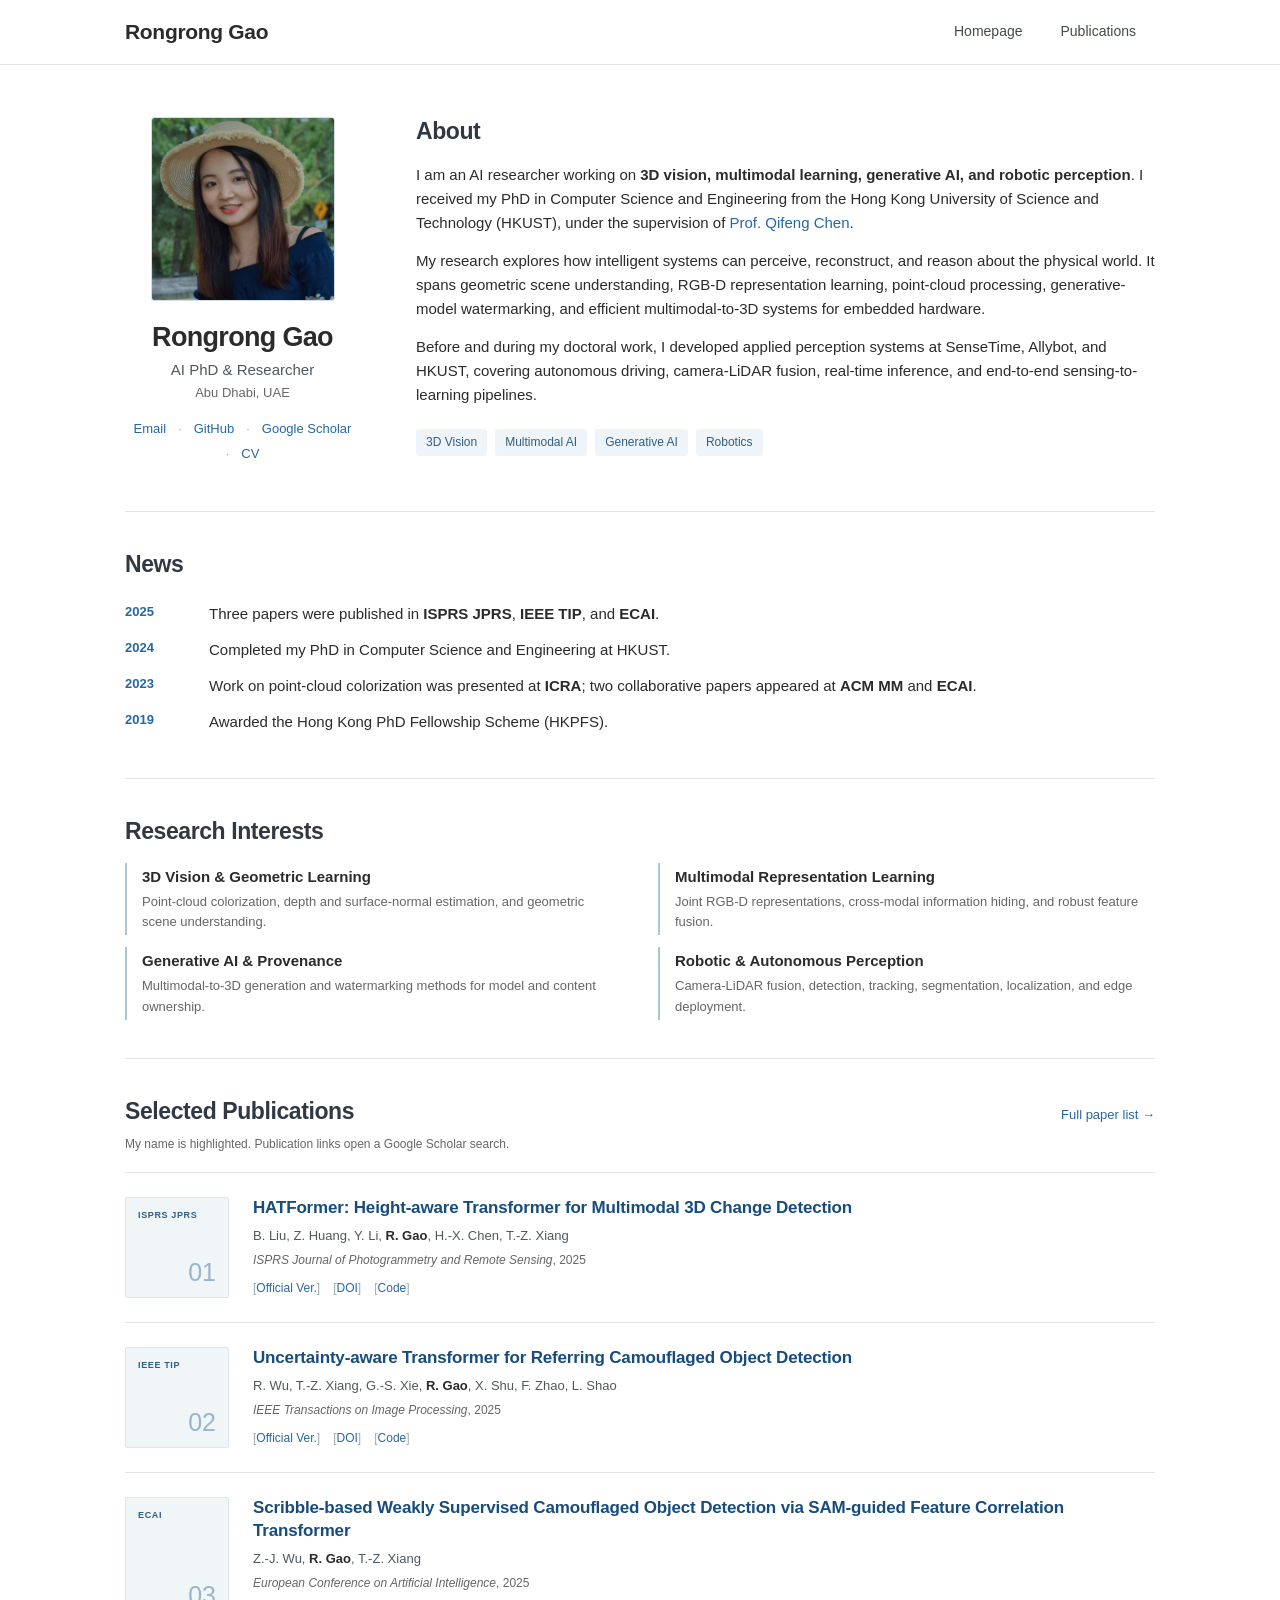
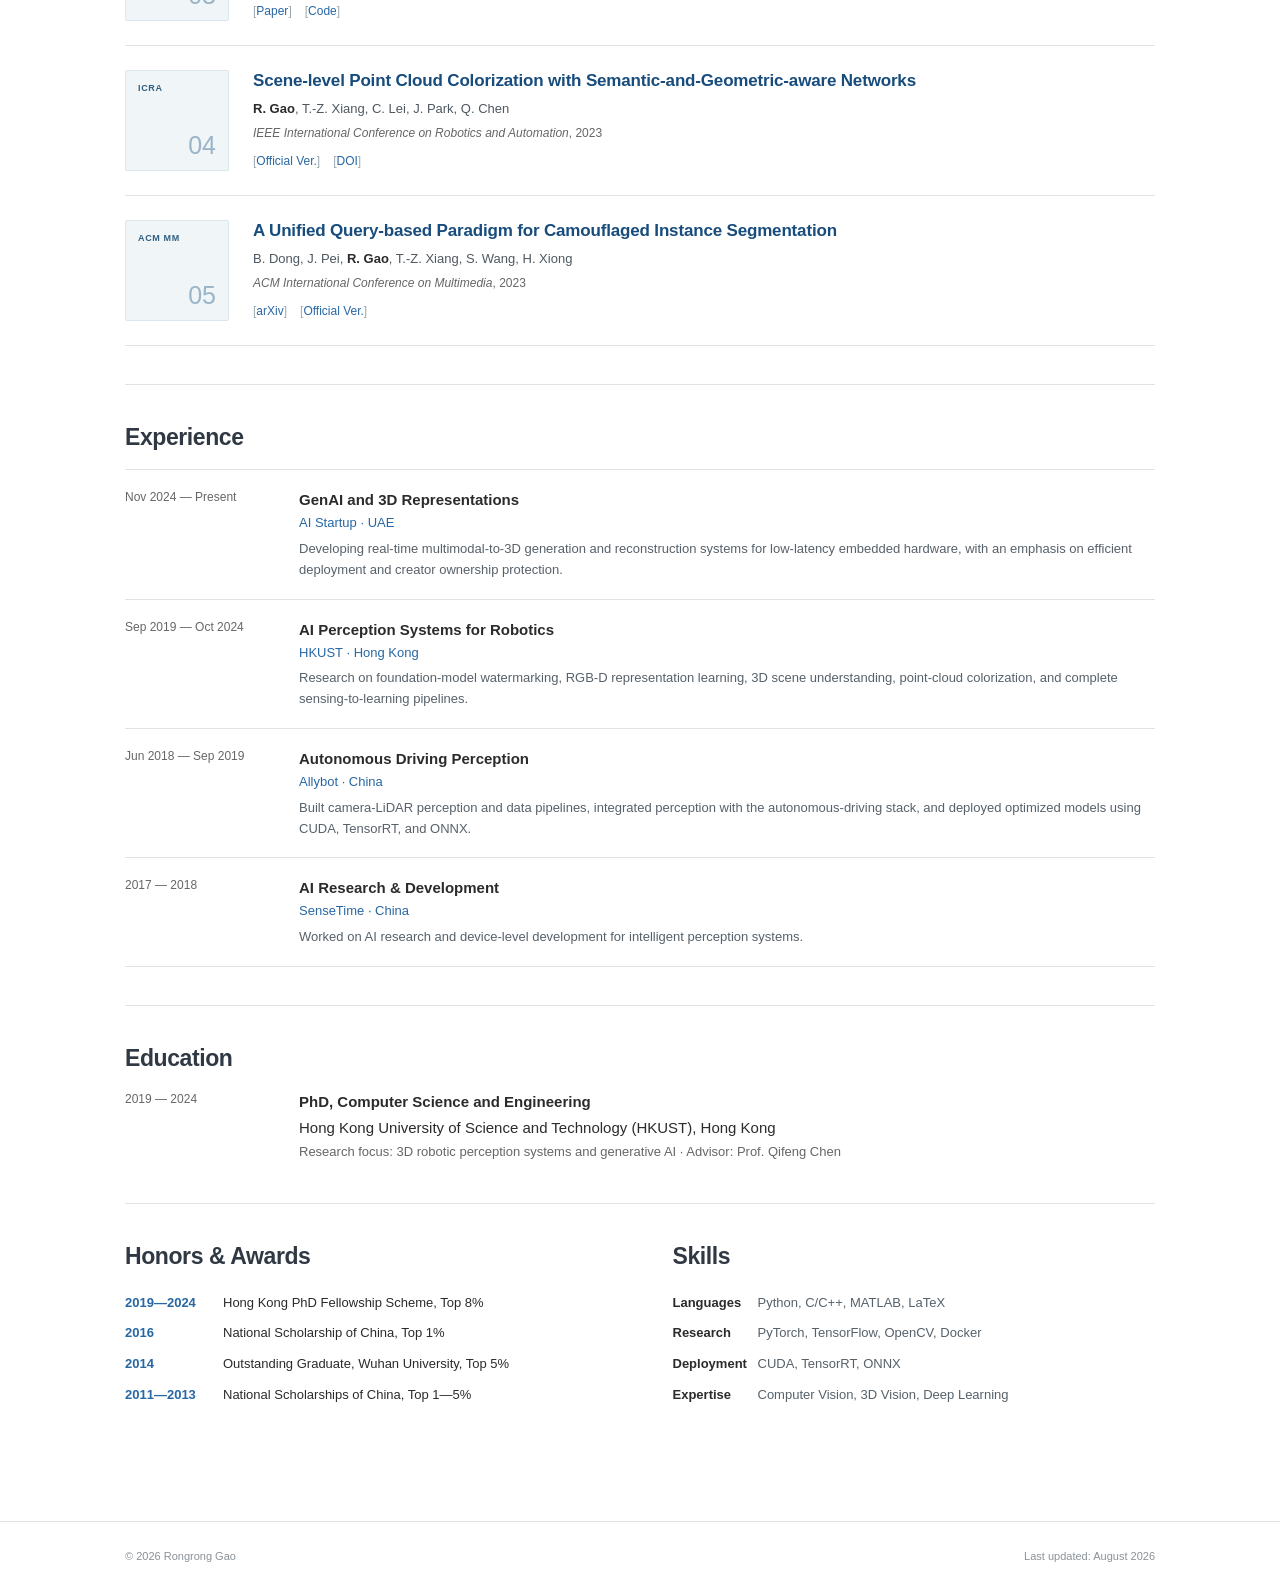
<file: docs/index.html>
<!DOCTYPE html><html lang="en"><head><meta charSet="utf-8"/><meta name="viewport" content="width=device-width, initial-scale=1"/><link rel="preload" href="./profile.png" as="image"/><link rel="stylesheet" href="./styles.css"><title>Rongrong Gao | AI Researcher</title><meta name="description" content="Rongrong Gao is an AI researcher working on 3D vision, multimodal learning, generative AI, and robotic perception."/><link rel="shortcut icon" href="./favicon.svg"/><link rel="icon" href="./favicon.svg"/>
</head><body><header class="site-header"><nav class="nav-wrap" aria-label="Primary navigation"><a class="site-name" href="./index.html">Rongrong Gao</a><div class="nav-links"><a href="./index.html">Homepage</a><a href="./publications/index.html">Publications</a></div></nav></header><main class="page-shell"><section class="intro" id="home"><aside class="profile"><img class="portrait" src="./profile.png" alt="Rongrong Gao profile" width="184" height="184"/><h1>Rongrong Gao</h1><p class="role">AI PhD &amp; Researcher</p><p class="location">Abu Dhabi, UAE</p><div class="profile-links"><a href="mailto:gaoclarie@gmail.com">Email</a><a href="https://RongrongGAO2026.github.io/" target="_blank" rel="noreferrer">GitHub</a><a href="https://scholar.google.com/scholar?q=Rongrong+Gao+HKUST" target="_blank" rel="noreferrer">Google Scholar</a><a href="./Rongrong_Gao_CV.pdf" target="_blank">CV</a></div></aside><div class="about"><h2>About</h2><p>I am an AI researcher working on <strong>3D vision, multimodal learning, generative AI, and robotic perception</strong>. I received my PhD in Computer Science and Engineering from the Hong Kong University of Science and Technology (HKUST), under the supervision of <a href="https://cqf.io" target="_blank" rel="noreferrer">Prof. Qifeng Chen</a>.</p><p>My research explores how intelligent systems can perceive, reconstruct, and reason about the physical world. It spans geometric scene understanding, RGB-D representation learning, point-cloud processing, generative-model watermarking, and efficient multimodal-to-3D systems for embedded hardware.</p><p>Before and during my doctoral work, I developed applied perception systems at SenseTime, Allybot, and HKUST, covering autonomous driving, camera-LiDAR fusion, real-time inference, and end-to-end sensing-to-learning pipelines.</p><div class="topic-line"><span>3D Vision</span><span>Multimodal AI</span><span>Generative AI</span><span>Robotics</span></div></div></section><section class="content-section" id="news"><h2>News</h2><ul class="news-list"><li><time>2025</time><span>Three papers were published in <strong>ISPRS JPRS</strong>, <strong>IEEE TIP</strong>, and <strong>ECAI</strong>.</span></li><li><time>2024</time><span>Completed my PhD in Computer Science and Engineering at HKUST.</span></li><li><time>2023</time><span>Work on point-cloud colorization was presented at <strong>ICRA</strong>; two collaborative papers appeared at <strong>ACM MM</strong> and <strong>ECAI</strong>.</span></li><li><time>2019</time><span>Awarded the Hong Kong PhD Fellowship Scheme (HKPFS).</span></li></ul></section><section class="content-section" id="research"><h2>Research Interests</h2><div class="interest-grid"><article><h3>3D Vision &amp; Geometric Learning</h3><p>Point-cloud colorization, depth and surface-normal estimation, and geometric scene understanding.</p></article><article><h3>Multimodal Representation Learning</h3><p>Joint RGB-D representations, cross-modal information hiding, and robust feature fusion.</p></article><article><h3>Generative AI &amp; Provenance</h3><p>Multimodal-to-3D generation and watermarking methods for model and content ownership.</p></article><article><h3>Robotic &amp; Autonomous Perception</h3><p>Camera-LiDAR fusion, detection, tracking, segmentation, localization, and edge deployment.</p></article></div></section><section class="content-section" id="selected-publications"><div class="section-title-row"><h2>Selected Publications</h2><a href="./publications/index.html">Full paper list →</a></div><p class="section-note">My name is highlighted. Publication links open a Google Scholar search.</p><div class="publication-list "><article class="publication"><div class="pub-marker" aria-hidden="true"><span>ISPRS JPRS</span><b>01</b></div><div class="pub-content"><h3>HATFormer: Height-aware Transformer for Multimodal 3D Change Detection</h3><p class="authors">B. Liu, Z. Huang, Y. Li, <strong>R. Gao</strong>, H.-X. Chen, T.-Z. Xiang</p><p class="venue"><em>ISPRS Journal of Photogrammetry and Remote Sensing</em>, <!-- -->2025</p><div class="pub-actions"><a href="https://www.sciencedirect.com/science/article/pii/S0924271625002485" target="_blank" rel="noreferrer">Official Ver.</a><a href="https://doi.org/10.1016/j.isprsjprs.2025.06.022" target="_blank" rel="noreferrer">DOI</a><a href="https://github.com/HATFormer/HATFormer" target="_blank" rel="noreferrer">Code</a></div></div></article><article class="publication"><div class="pub-marker" aria-hidden="true"><span>IEEE TIP</span><b>02</b></div><div class="pub-content"><h3>Uncertainty-aware Transformer for Referring Camouflaged Object Detection</h3><p class="authors">R. Wu, T.-Z. Xiang, G.-S. Xie, <strong>R. Gao</strong>, X. Shu, F. Zhao, L. Shao</p><p class="venue"><em>IEEE Transactions on Image Processing</em>, <!-- -->2025</p><div class="pub-actions"><a href="https://ieeexplore.ieee.org/document/11080234" target="_blank" rel="noreferrer">Official Ver.</a><a href="https://doi.org/10.1109/TIP.2025.3587579" target="_blank" rel="noreferrer">DOI</a><a href="https://github.com/CVL-hub/UAT" target="_blank" rel="noreferrer">Code</a></div></div></article><article class="publication"><div class="pub-marker" aria-hidden="true"><span>ECAI</span><b>03</b></div><div class="pub-content"><h3>Scribble-based Weakly Supervised Camouflaged Object Detection via SAM-guided Feature Correlation Transformer</h3><p class="authors">Z.-J. Wu, <strong>R. Gao</strong>, T.-Z. Xiang</p><p class="venue"><em>European Conference on Artificial Intelligence</em>, <!-- -->2025</p><div class="pub-actions"><a href="https://ebooks.iospress.nl/volumearticle/75733" target="_blank" rel="noreferrer">Paper</a><a href="https://github.com/farewellIamLoser/FCT-SAM-WSCOD" target="_blank" rel="noreferrer">Code</a></div></div></article><article class="publication"><div class="pub-marker" aria-hidden="true"><span>ICRA</span><b>04</b></div><div class="pub-content"><h3>Scene-level Point Cloud Colorization with Semantic-and-Geometric-aware Networks</h3><p class="authors"><strong>R. Gao</strong>, T.-Z. Xiang, C. Lei, J. Park, Q. Chen</p><p class="venue"><em>IEEE International Conference on Robotics and Automation</em>, <!-- -->2023</p><div class="pub-actions"><a href="https://ieeexplore.ieee.org/document/10161469" target="_blank" rel="noreferrer">Official Ver.</a><a href="https://doi.org/10.1109/ICRA48891.2023.10161469" target="_blank" rel="noreferrer">DOI</a></div></div></article><article class="publication"><div class="pub-marker" aria-hidden="true"><span>ACM MM</span><b>05</b></div><div class="pub-content"><h3>A Unified Query-based Paradigm for Camouflaged Instance Segmentation</h3><p class="authors">B. Dong, J. Pei, <strong>R. Gao</strong>, T.-Z. Xiang, S. Wang, H. Xiong</p><p class="venue"><em>ACM International Conference on Multimedia</em>, <!-- -->2023</p><div class="pub-actions"><a href="https://arxiv.org/abs/2308.07392" target="_blank" rel="noreferrer">arXiv</a><a href="https://doi.org/10.1145/3581783.3612185" target="_blank" rel="noreferrer">Official Ver.</a></div></div></article></div></section><section class="content-section" id="experience"><h2>Experience</h2><div class="timeline"><article><time>Nov 2024 — Present</time><div><h3>GenAI and 3D Representations</h3><p class="org">AI Startup · UAE</p><p>Developing real-time multimodal-to-3D generation and reconstruction systems for low-latency embedded hardware, with an emphasis on efficient deployment and creator ownership protection.</p></div></article><article><time>Sep 2019 — Oct 2024</time><div><h3>AI Perception Systems for Robotics</h3><p class="org">HKUST · Hong Kong</p><p>Research on foundation-model watermarking, RGB-D representation learning, 3D scene understanding, point-cloud colorization, and complete sensing-to-learning pipelines.</p></div></article><article><time>Jun 2018 — Sep 2019</time><div><h3>Autonomous Driving Perception</h3><p class="org">Allybot · China</p><p>Built camera-LiDAR perception and data pipelines, integrated perception with the autonomous-driving stack, and deployed optimized models using CUDA, TensorRT, and ONNX.</p></div></article><article><time>2017 — 2018</time><div><h3>AI Research &amp; Development</h3><p class="org">SenseTime · China</p><p>Worked on AI research and device-level development for intelligent perception systems.</p></div></article></div></section><section class="content-section" id="education"><h2>Education</h2><div class="education-row"><time>2019 — 2024</time><div><h3>PhD, Computer Science and Engineering</h3><p>Hong Kong University of Science and Technology (HKUST), Hong Kong</p><p class="subtle">Research focus: 3D robotic perception systems and generative AI · Advisor: Prof. Qifeng Chen</p></div></div></section><section class="content-section two-column-section" id="honors"><div><h2>Honors &amp; Awards</h2><ul class="compact-list"><li><time>2019—2024</time><span>Hong Kong PhD Fellowship Scheme, Top 8%</span></li><li><time>2016</time><span>National Scholarship of China, Top 1%</span></li><li><time>2014</time><span>Outstanding Graduate, Wuhan University, Top 5%</span></li><li><time>2011—2013</time><span>National Scholarships of China, Top 1—5%</span></li></ul></div><div><h2>Skills</h2><dl class="skills-list"><div><dt>Languages</dt><dd>Python, C/C++, MATLAB, LaTeX</dd></div><div><dt>Research</dt><dd>PyTorch, TensorFlow, OpenCV, Docker</dd></div><div><dt>Deployment</dt><dd>CUDA, TensorRT, ONNX</dd></div><div><dt>Expertise</dt><dd>Computer Vision, 3D Vision, Deep Learning</dd></div></dl></div></section></main><footer class="site-footer"><div><span>© <!-- -->2026<!-- --> Rongrong Gao</span><span>Last updated: August 2026</span></div></footer></body></html>
</file>
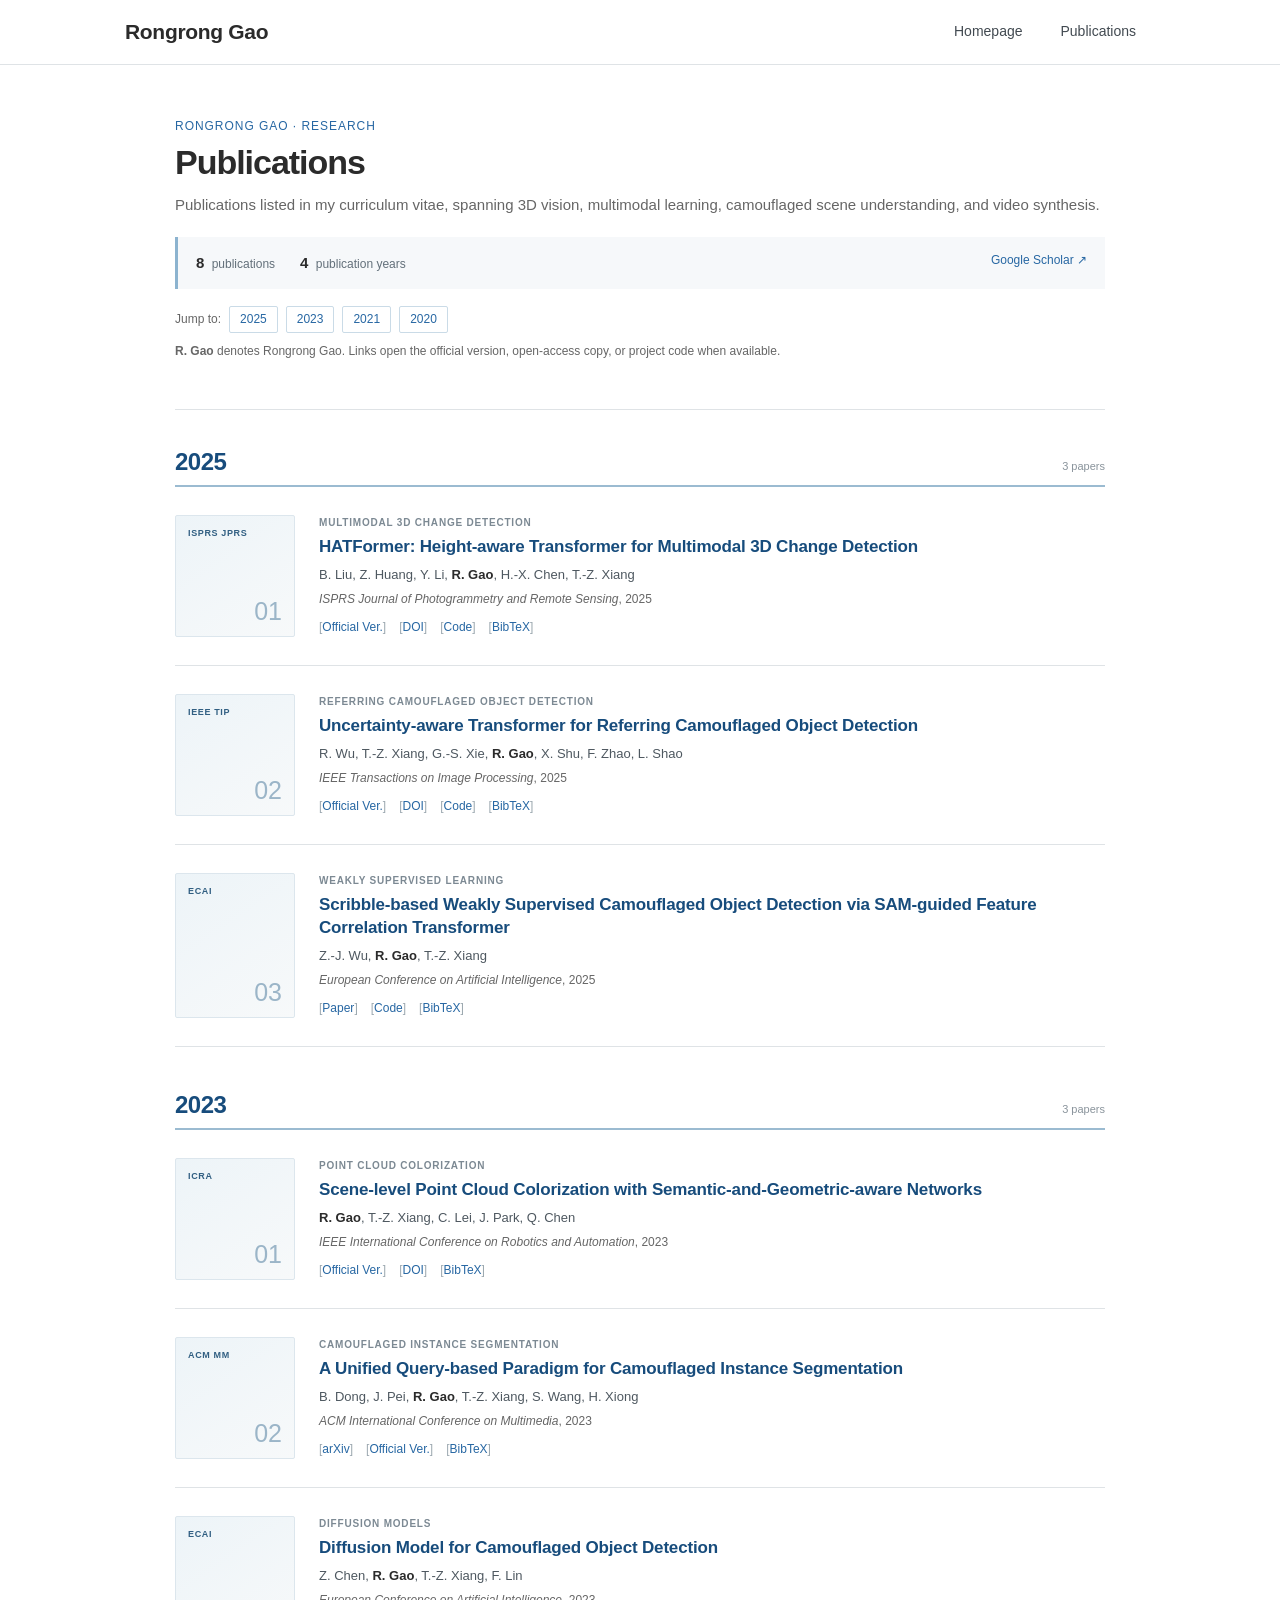
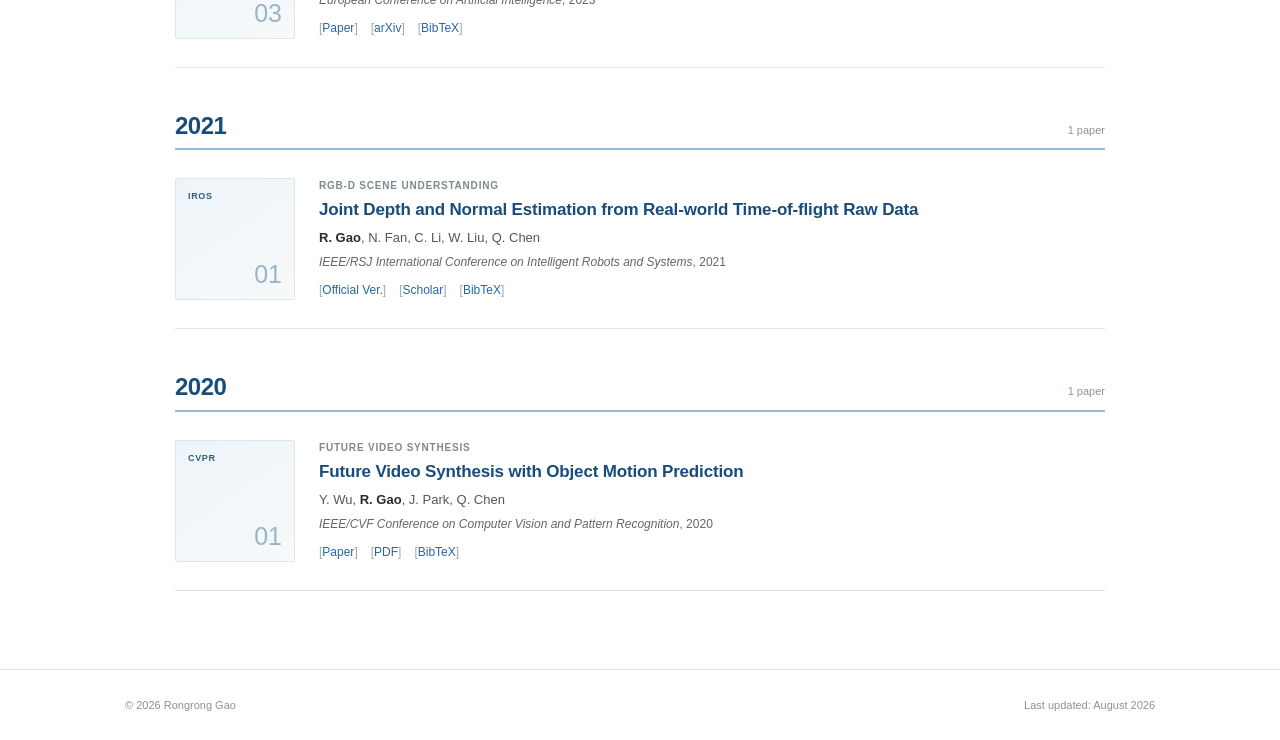
<file: docs/publications/index.html>
<!DOCTYPE html><html lang="en"><head><meta charSet="utf-8"/><meta name="viewport" content="width=device-width, initial-scale=1"/><link rel="stylesheet" href="../styles.css"><title>Publications | Rongrong Gao</title><meta name="description" content="Publications by Rongrong Gao in 3D vision, multimodal learning, computer vision, and robotic perception."/><link rel="shortcut icon" href="../favicon.svg"/><link rel="icon" href="../favicon.svg"/>
</head><body><header class="site-header"><nav class="nav-wrap" aria-label="Primary navigation"><a class="site-name" href="../index.html">Rongrong Gao</a><div class="nav-links"><a href="../index.html">Homepage</a><a href="./index.html">Publications</a></div></nav></header><main class="page-shell publications-page"><header class="page-intro publications-intro"><p class="eyebrow">Rongrong Gao · Research</p><h1>Publications</h1><p>Publications listed in my curriculum vitae, spanning 3D vision, multimodal learning, camouflaged scene understanding, and video synthesis.</p><div class="publication-summary"><span><strong>8</strong> publications</span><span><strong>4</strong> publication years</span><a href="https://scholar.google.com/scholar?q=Rongrong+Gao+HKUST" target="_blank" rel="noreferrer">Google Scholar ↗</a></div><nav class="year-nav" aria-label="Publication years"><span>Jump to:</span><a href="#year-2025">2025</a><a href="#year-2023">2023</a><a href="#year-2021">2021</a><a href="#year-2020">2020</a></nav><p class="section-note"><strong>R. Gao</strong> denotes Rongrong Gao. Links open the official version, open-access copy, or project code when available.</p></header><section class="year-group" id="year-2025"><div class="year-heading"><h2>2025</h2><span>3<!-- --> paper<!-- -->s</span></div><div class="publication-list publication-list-detailed"><article class="publication"><div class="pub-marker" aria-hidden="true"><span>ISPRS JPRS</span><b>01</b></div><div class="pub-content"><p class="pub-topic">Multimodal 3D Change Detection</p><h3>HATFormer: Height-aware Transformer for Multimodal 3D Change Detection</h3><p class="authors">B. Liu, Z. Huang, Y. Li, <strong>R. Gao</strong>, H.-X. Chen, T.-Z. Xiang</p><p class="venue"><em>ISPRS Journal of Photogrammetry and Remote Sensing</em>, <!-- -->2025</p><div class="pub-actions"><a href="https://www.sciencedirect.com/science/article/pii/S0924271625002485" target="_blank" rel="noreferrer">Official Ver.</a><a href="https://doi.org/10.1016/j.isprsjprs.2025.06.022" target="_blank" rel="noreferrer">DOI</a><a href="https://github.com/HATFormer/HATFormer" target="_blank" rel="noreferrer">Code</a><details><summary>BibTeX</summary><pre>@article{liu2025hatformer,
  title={HATFormer: Height-aware Transformer for Multimodal 3D Change Detection},
  author={Liu, Biyuan and Huang, Zhou and Li, Yanxi and Gao, Rongrong and Chen, Huai-Xin and Xiang, Tian-Zhu},
  journal={ISPRS Journal of Photogrammetry and Remote Sensing},
  volume={228}, pages={340--355}, year={2025}
}</pre></details></div></div></article><article class="publication"><div class="pub-marker" aria-hidden="true"><span>IEEE TIP</span><b>02</b></div><div class="pub-content"><p class="pub-topic">Referring Camouflaged Object Detection</p><h3>Uncertainty-aware Transformer for Referring Camouflaged Object Detection</h3><p class="authors">R. Wu, T.-Z. Xiang, G.-S. Xie, <strong>R. Gao</strong>, X. Shu, F. Zhao, L. Shao</p><p class="venue"><em>IEEE Transactions on Image Processing</em>, <!-- -->2025</p><div class="pub-actions"><a href="https://ieeexplore.ieee.org/document/11080234" target="_blank" rel="noreferrer">Official Ver.</a><a href="https://doi.org/10.1109/TIP.2025.3587579" target="_blank" rel="noreferrer">DOI</a><a href="https://github.com/CVL-hub/UAT" target="_blank" rel="noreferrer">Code</a><details><summary>BibTeX</summary><pre>@article{wu2025uncertainty,
  title={Uncertainty-aware Transformer for Referring Camouflaged Object Detection},
  author={Wu, Ranwan and Xiang, Tian-Zhu and Xie, Guo-Sen and Gao, Rongrong and Shu, Xiangbo and Zhao, Fang and Shao, Ling},
  journal={IEEE Transactions on Image Processing},
  volume={34}, pages={5341--5354}, year={2025}
}</pre></details></div></div></article><article class="publication"><div class="pub-marker" aria-hidden="true"><span>ECAI</span><b>03</b></div><div class="pub-content"><p class="pub-topic">Weakly Supervised Learning</p><h3>Scribble-based Weakly Supervised Camouflaged Object Detection via SAM-guided Feature Correlation Transformer</h3><p class="authors">Z.-J. Wu, <strong>R. Gao</strong>, T.-Z. Xiang</p><p class="venue"><em>European Conference on Artificial Intelligence</em>, <!-- -->2025</p><div class="pub-actions"><a href="https://ebooks.iospress.nl/volumearticle/75733" target="_blank" rel="noreferrer">Paper</a><a href="https://github.com/farewellIamLoser/FCT-SAM-WSCOD" target="_blank" rel="noreferrer">Code</a><details><summary>BibTeX</summary><pre>@inproceedings{wu2025scribble,
  title={Scribble-based Weakly Supervised Camouflaged Object Detection via SAM-guided Feature Correlation Transformer},
  author={Wu, Zi-Jie and Gao, Rongrong and Xiang, Tian-Zhu},
  booktitle={European Conference on Artificial Intelligence},
  year={2025}
}</pre></details></div></div></article></div></section><section class="year-group" id="year-2023"><div class="year-heading"><h2>2023</h2><span>3<!-- --> paper<!-- -->s</span></div><div class="publication-list publication-list-detailed"><article class="publication"><div class="pub-marker" aria-hidden="true"><span>ICRA</span><b>01</b></div><div class="pub-content"><p class="pub-topic">Point Cloud Colorization</p><h3>Scene-level Point Cloud Colorization with Semantic-and-Geometric-aware Networks</h3><p class="authors"><strong>R. Gao</strong>, T.-Z. Xiang, C. Lei, J. Park, Q. Chen</p><p class="venue"><em>IEEE International Conference on Robotics and Automation</em>, <!-- -->2023</p><div class="pub-actions"><a href="https://ieeexplore.ieee.org/document/10161469" target="_blank" rel="noreferrer">Official Ver.</a><a href="https://doi.org/10.1109/ICRA48891.2023.10161469" target="_blank" rel="noreferrer">DOI</a><details><summary>BibTeX</summary><pre>@inproceedings{gao2023scene,
  title={Scene-level Point Cloud Colorization with Semantic-and-Geometric-aware Networks},
  author={Gao, Rongrong and Xiang, Tian-Zhu and Lei, Chenyang and Park, Jaesik and Chen, Qifeng},
  booktitle={IEEE International Conference on Robotics and Automation},
  pages={2818--2824}, year={2023}
}</pre></details></div></div></article><article class="publication"><div class="pub-marker" aria-hidden="true"><span>ACM MM</span><b>02</b></div><div class="pub-content"><p class="pub-topic">Camouflaged Instance Segmentation</p><h3>A Unified Query-based Paradigm for Camouflaged Instance Segmentation</h3><p class="authors">B. Dong, J. Pei, <strong>R. Gao</strong>, T.-Z. Xiang, S. Wang, H. Xiong</p><p class="venue"><em>ACM International Conference on Multimedia</em>, <!-- -->2023</p><div class="pub-actions"><a href="https://arxiv.org/abs/2308.07392" target="_blank" rel="noreferrer">arXiv</a><a href="https://doi.org/10.1145/3581783.3612185" target="_blank" rel="noreferrer">Official Ver.</a><details><summary>BibTeX</summary><pre>@inproceedings{dong2023unified,
  title={A Unified Query-based Paradigm for Camouflaged Instance Segmentation},
  author={Dong, Bo and Pei, Jialun and Gao, Rongrong and Xiang, Tian-Zhu and Wang, Shuo and Xiong, Huan},
  booktitle={ACM International Conference on Multimedia},
  pages={2131--2138}, year={2023}
}</pre></details></div></div></article><article class="publication"><div class="pub-marker" aria-hidden="true"><span>ECAI</span><b>03</b></div><div class="pub-content"><p class="pub-topic">Diffusion Models</p><h3>Diffusion Model for Camouflaged Object Detection</h3><p class="authors">Z. Chen, <strong>R. Gao</strong>, T.-Z. Xiang, F. Lin</p><p class="venue"><em>European Conference on Artificial Intelligence</em>, <!-- -->2023</p><div class="pub-actions"><a href="https://ebooks.iospress.nl/doi/10.3233/FAIA230302" target="_blank" rel="noreferrer">Paper</a><a href="https://arxiv.org/abs/2308.00303" target="_blank" rel="noreferrer">arXiv</a><details><summary>BibTeX</summary><pre>@inproceedings{chen2023diffusion,
  title={Diffusion Model for Camouflaged Object Detection},
  author={Chen, Zhennan and Gao, Rongrong and Xiang, Tian-Zhu and Lin, Fan},
  booktitle={European Conference on Artificial Intelligence},
  pages={445--452}, year={2023}
}</pre></details></div></div></article></div></section><section class="year-group" id="year-2021"><div class="year-heading"><h2>2021</h2><span>1<!-- --> paper</span></div><div class="publication-list publication-list-detailed"><article class="publication"><div class="pub-marker" aria-hidden="true"><span>IROS</span><b>01</b></div><div class="pub-content"><p class="pub-topic">RGB-D Scene Understanding</p><h3>Joint Depth and Normal Estimation from Real-world Time-of-flight Raw Data</h3><p class="authors"><strong>R. Gao</strong>, N. Fan, C. Li, W. Liu, Q. Chen</p><p class="venue"><em>IEEE/RSJ International Conference on Intelligent Robots and Systems</em>, <!-- -->2021</p><div class="pub-actions"><a href="https://ieeexplore.ieee.org/document/9636508" target="_blank" rel="noreferrer">Official Ver.</a><a href="https://scholar.google.com/scholar?q=Joint+Depth+and+Normal+Estimation+from+Real-world+Time-of-flight+Raw+Data" target="_blank" rel="noreferrer">Scholar</a><details><summary>BibTeX</summary><pre>@inproceedings{gao2021joint,
  title={Joint Depth and Normal Estimation from Real-world Time-of-flight Raw Data},
  author={Gao, Rongrong and Fan, N. and Li, C. and Liu, W. and Chen, Qifeng},
  booktitle={IEEE/RSJ International Conference on Intelligent Robots and Systems},
  year={2021}
}</pre></details></div></div></article></div></section><section class="year-group" id="year-2020"><div class="year-heading"><h2>2020</h2><span>1<!-- --> paper</span></div><div class="publication-list publication-list-detailed"><article class="publication"><div class="pub-marker" aria-hidden="true"><span>CVPR</span><b>01</b></div><div class="pub-content"><p class="pub-topic">Future Video Synthesis</p><h3>Future Video Synthesis with Object Motion Prediction</h3><p class="authors">Y. Wu, <strong>R. Gao</strong>, J. Park, Q. Chen</p><p class="venue"><em>IEEE/CVF Conference on Computer Vision and Pattern Recognition</em>, <!-- -->2020</p><div class="pub-actions"><a href="https://openaccess.thecvf.com/content_CVPR_2020/html/Wu_Future_Video_Synthesis_With_Object_Motion_Prediction_CVPR_2020_paper.html" target="_blank" rel="noreferrer">Paper</a><a href="https://openaccess.thecvf.com/content_CVPR_2020/papers/Wu_Future_Video_Synthesis_With_Object_Motion_Prediction_CVPR_2020_paper.pdf" target="_blank" rel="noreferrer">PDF</a><details><summary>BibTeX</summary><pre>@inproceedings{wu2020future,
  title={Future Video Synthesis with Object Motion Prediction},
  author={Wu, Yue and Gao, Rongrong and Park, Jaesik and Chen, Qifeng},
  booktitle={IEEE/CVF Conference on Computer Vision and Pattern Recognition},
  pages={5539--5548}, year={2020}
}</pre></details></div></div></article></div></section></main><footer class="site-footer"><div><span>© <!-- -->2026<!-- --> Rongrong Gao</span><span>Last updated: August 2026</span></div></footer></body></html>
</file>
<file: docs/styles.css>
:root { --blue:#2767a3; --blue-dark:#174c7c; --ink:#2b2b2b; --muted:#666; --line:#dfe3e6; --soft:#f6f8fa; --font-sans:"Helvetica Neue",Helvetica,Arial,sans-serif; }
* { box-sizing:border-box; }
html { scroll-behavior:smooth; }
body { margin:0; color:var(--ink); background:#fff; font-family:var(--font-sans); font-size:15px; font-weight:400; line-height:1.6; -webkit-font-smoothing:antialiased; text-rendering:optimizeLegibility; }
button,input,textarea,select { font:inherit; }
strong,b { font-weight:600; }
a { color:var(--blue); text-decoration:none; }
a:hover { color:var(--blue-dark); text-decoration:underline; }
.site-header { border-bottom:1px solid var(--line); background:rgba(255,255,255,.96); position:sticky; top:0; z-index:10; }
.nav-wrap { width:min(1030px, calc(100% - 40px)); height:64px; margin:auto; display:flex; align-items:center; }
.site-name { color:var(--ink); font-family:var(--font-sans); font-size:21px; font-weight:600; letter-spacing:-.015em; }
.site-name:hover { text-decoration:none; }
.nav-links { margin-left:auto; display:flex; height:100%; }
.nav-links a { display:flex; align-items:center; padding:0 19px; color:#424a51; font-size:14px; font-weight:400; border-bottom:2px solid transparent; }
.nav-links a:hover { color:var(--blue); text-decoration:none; border-color:var(--blue); }
.page-shell { width:min(1030px, calc(100% - 40px)); margin:0 auto; padding:52px 0 72px; }
.intro { display:grid; grid-template-columns:235px 1fr; gap:56px; padding-bottom:46px; border-bottom:1px solid var(--line); }
.profile { text-align:center; }
.portrait { width:184px; height:184px; margin:0 auto 20px; background:#fff; border-radius:3px; display:block; object-fit:cover; border:1px solid #d3dde5; }
.profile h1 { margin:0 0 5px; font-family:var(--font-sans); font-size:27px; font-weight:600; line-height:1.2; letter-spacing:-.025em; }
.profile .role { margin:0; color:#4d5962; }
.location { margin:1px 0 15px; color:var(--muted); font-size:13px; }
.profile-links { display:flex; justify-content:center; flex-wrap:wrap; gap:4px 12px; font-size:13px; }
.profile-links a + a:before { content:"·"; color:#a4abb1; margin-right:12px; }
.about h2,.content-section > h2,.section-title-row h2,.two-column-section h2,.year-group > h2 { margin:0 0 16px; color:#303943; font-family:var(--font-sans); font-size:23px; font-weight:600; line-height:1.3; letter-spacing:-.018em; }
.about p { margin:0 0 14px; }
.topic-line { display:flex; flex-wrap:wrap; gap:8px; margin-top:22px; }
.topic-line span { background:#eef4f8; color:#315f82; padding:4px 10px; border-radius:3px; font-size:12px; }
.content-section { padding:38px 0; border-bottom:1px solid var(--line); }
.news-list,.compact-list { list-style:none; padding:0; margin:0; }
.news-list li { display:grid; grid-template-columns:70px 1fr; gap:14px; padding:6px 0; }
.news-list time,.compact-list time { color:var(--blue); font-weight:700; font-size:13px; }
.interest-grid { display:grid; grid-template-columns:1fr 1fr; gap:12px 36px; }
.interest-grid article { border-left:2px solid #a9c5da; padding:2px 0 2px 15px; }
.interest-grid h3 { font-size:15px; margin:0 0 3px; }
.interest-grid p { color:var(--muted); margin:0; font-size:13px; }
.section-title-row { display:flex; align-items:baseline; justify-content:space-between; gap:20px; }
.section-title-row > a { font-size:13px; }
.section-note { color:var(--muted); font-size:12px; margin:-8px 0 18px; }
.publication-list { border-top:1px solid var(--line); }
.publication { display:grid; grid-template-columns:104px 1fr; gap:24px; padding:24px 0; border-bottom:1px solid var(--line); }
.pub-marker { min-height:92px; background:#f0f5f8; border:1px solid #dce6ed; border-radius:2px; padding:12px; display:flex; flex-direction:column; justify-content:space-between; color:#315f82; }
.pub-marker span { font-size:9px; line-height:1.25; letter-spacing:.07em; font-weight:700; }
.pub-marker b { align-self:flex-end; color:#9bb5c8; font-family:var(--font-sans); font-size:25px; font-weight:300; line-height:1; }
.pub-content { min-width:0; }
.publication h3 { margin:0 0 6px; color:var(--blue-dark); font-family:var(--font-sans); font-size:17px; font-weight:600; line-height:1.35; letter-spacing:-.01em; }
.publication .authors { margin:0; font-size:13px; color:#4e5860; }
.publication .authors strong { color:var(--ink); font-weight:600; }
.publication .venue { margin:4px 0 0; font-size:12px; color:var(--muted); }
.pub-topic { margin:0 0 5px; color:#7c8993; font-size:10px; font-weight:700; letter-spacing:.08em; text-transform:uppercase; }
.pub-actions { display:flex; align-items:flex-start; flex-wrap:wrap; gap:7px 13px; margin-top:9px; font-size:12px; }
.pub-actions > a:before { content:"["; color:#9ca8b0; }.pub-actions > a:after { content:"]"; color:#9ca8b0; }
.pub-actions details { position:relative; }
.pub-actions summary { color:var(--blue); cursor:pointer; list-style:none; }
.pub-actions summary:before { content:"["; color:#9ca8b0; }.pub-actions summary:after { content:"]"; color:#9ca8b0; }
.pub-actions summary::-webkit-details-marker { display:none; }
.pub-actions details[open] { width:100%; }
.pub-actions pre { margin:10px 0 0; padding:14px 16px; overflow:auto; border:1px solid #dfe5e9; background:#f7f9fa; color:#3e4850; font:11px/1.5 ui-monospace,SFMono-Regular,Menlo,Consolas,monospace; white-space:pre-wrap; }
.timeline { border-top:1px solid var(--line); }
.timeline article { display:grid; grid-template-columns:150px 1fr; gap:24px; padding:18px 0; border-bottom:1px solid var(--line); }
.timeline time,.education-row > time { color:var(--muted); font-size:12px; }
.timeline h3,.education-row h3 { margin:0; font-size:15px; font-weight:600; }
.timeline .org { color:var(--blue); margin:1px 0 5px; font-size:13px; }
.timeline article div > p:last-child { color:#57616a; margin:0; font-size:13px; }
.education-row { display:grid; grid-template-columns:150px 1fr; gap:24px; }
.education-row p { margin:2px 0; }
.education-row .subtle { color:var(--muted); font-size:13px; }
.two-column-section { display:grid; grid-template-columns:1fr 1fr; gap:65px; border-bottom:0; }
.compact-list li { display:grid; grid-template-columns:90px 1fr; gap:8px; padding:5px 0; font-size:13px; }
.skills-list { margin:0; }
.skills-list div { display:grid; grid-template-columns:85px 1fr; padding:5px 0; font-size:13px; }
.skills-list dt { font-weight:600; }.skills-list dd{margin:0;color:#56616a}
.publications-page { max-width:930px; }
.page-intro { padding-bottom:30px; }
.page-intro .eyebrow { color:var(--blue); font-size:12px; letter-spacing:.08em; margin:0 0 6px; text-transform:uppercase; }
.page-intro h1 { margin:0 0 10px; font-family:var(--font-sans); font-size:34px; font-weight:600; line-height:1.2; letter-spacing:-.03em; }
.page-intro > p:not(.eyebrow):not(.section-note) { color:var(--muted); margin:0 0 14px; }
.publications-intro { border-bottom:1px solid var(--line); }
.publication-summary { display:flex; flex-wrap:wrap; gap:10px 25px; margin:20px 0 17px; padding:14px 18px; background:var(--soft); border-left:3px solid #8cb3cf; font-size:12px; }
.publication-summary span { color:#63707a; }.publication-summary strong{color:var(--ink);font-size:15px;margin-right:4px}
.publication-summary a { margin-left:auto; }
.year-nav { display:flex; align-items:center; flex-wrap:wrap; gap:8px; margin:0 0 17px; font-size:12px; }
.year-nav span { color:var(--muted); }.year-nav a{padding:3px 10px;border:1px solid #cadbe7;border-radius:2px}
.year-nav a:hover { background:#eef4f8; text-decoration:none; }
.year-group { padding:38px 0 6px; scroll-margin-top:74px; }
.year-heading { display:flex; align-items:baseline; justify-content:space-between; border-bottom:2px solid #9bbbd1; padding-bottom:8px; }
.year-heading h2 { margin:0; color:var(--blue-dark); font-family:var(--font-sans); font-size:24px; font-weight:600; line-height:1.2; letter-spacing:-.02em; }
.year-heading span { color:#89939b; font-size:11px; }
.year-group .publication-list { border-top:0; }
.publication-list-detailed .publication { grid-template-columns:120px 1fr; padding:28px 0; }
.publication-list-detailed .pub-marker { min-height:112px; background:linear-gradient(145deg,#edf4f8,#f7f9fa); }
.site-footer { border-top:1px solid var(--line); color:#8a9299; font-size:11px; }
.site-footer > div { width:min(1030px, calc(100% - 40px)); min-height:70px; margin:auto; display:flex; align-items:center; justify-content:space-between; }
@media (max-width:720px) {
  .nav-wrap,.page-shell,.site-footer > div { width:calc(100% - 28px); }
  .site-name { font-size:18px; }.nav-links a{padding:0 9px;font-size:13px}
  .page-shell { padding-top:34px; }
  .intro { grid-template-columns:1fr; gap:30px; }
  .profile { text-align:left; display:grid; grid-template-columns:110px 1fr; column-gap:20px; align-items:start; }
  .portrait { width:110px; height:110px; grid-row:1/6; margin:0; }
  .profile h1 { font-size:24px; margin-top:5px; }
  .profile-links { justify-content:flex-start; margin-top:8px; }
  .interest-grid,.two-column-section { grid-template-columns:1fr; gap:20px; }
  .timeline article,.education-row { grid-template-columns:1fr; gap:4px; }
  .publication,.publication-list-detailed .publication { grid-template-columns:76px 1fr; gap:14px; }
  .pub-marker { min-height:86px; padding:9px; }.pub-marker span{font-size:8px}.pub-marker b{font-size:21px}
  .publication h3 { font-size:15px; }
  .publication-summary a { margin-left:0; width:100%; }
  .news-list li { grid-template-columns:54px 1fr; gap:8px; }
  .site-footer > div { flex-direction:column; justify-content:center; align-items:flex-start; gap:2px; }
}
@media (prefers-reduced-motion:reduce) { html { scroll-behavior:auto; } }
</file>
